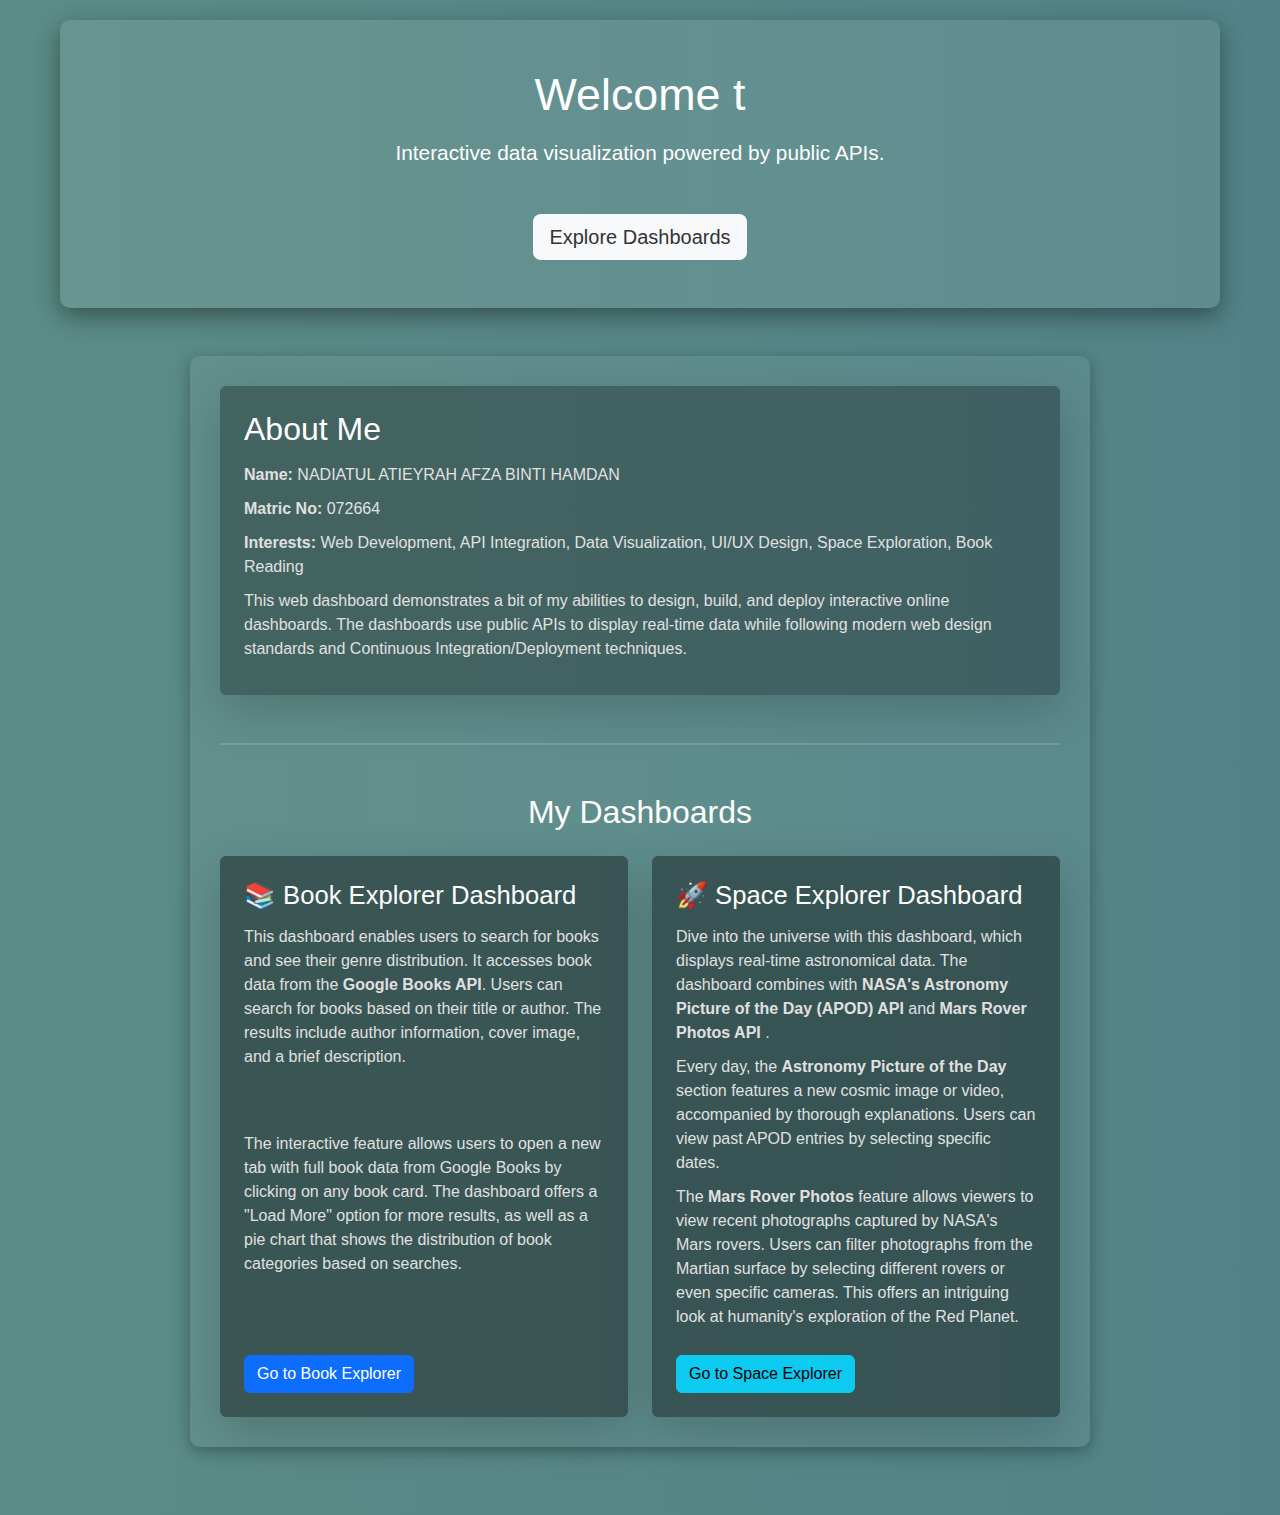
<file: index.html>
<!DOCTYPE html>
<html lang="en">
<head>
    <meta charset="UTF-8" />
    <meta name="viewport" content="width=device-width, initial-scale=1.0"/>
    <title>Nadiatul Hamdan's Web Dashboard</title>
    <link href="https://cdn.jsdelivr.net/npm/bootstrap@5.3.0/dist/css/bootstrap.min.css" rel="stylesheet"/>
    <link rel="stylesheet" href="style.css" />
</head>
<body>
    <div class="main-content-wrapper">
        <header class="hero-section text-center py-5 mb-5">
            <h1 id="welcome-text"></h1> 
            <p class="lead">Interactive data visualization powered by public APIs.</p>
            <a href="#dashboards-section" class="btn btn-light btn-lg mt-3">Explore Dashboards</a>
        </header>

        <div class="container my-5">
            <section class="about-me mb-5 p-4 rounded shadow-lg text-start">
                <h2>About Me</h2>
                <p><strong>Name:</strong> NADIATUL ATIEYRAH AFZA BINTI HAMDAN</p>
                <p><strong>Matric No:</strong> 072664 </p>
                <p><strong>Interests:</strong> Web Development, API Integration, Data Visualization, UI/UX Design, Space Exploration, Book Reading</p>
                <p>
                    This web dashboard demonstrates a bit of my abilities to design, build, and deploy interactive online dashboards.
                    The dashboards use public APIs to display real-time data
                    while following modern web design standards and Continuous Integration/Deployment techniques.
                </p>
            </section>

            <hr class="my-5 custom-hr">

            <section id="dashboards-section" class="dashboards-overview">
                <h2 class="text-center mb-4">My Dashboards</h2>

                <div class="row g-4">
                    <div class="col-md-6">
                        <div class="dashboard-card p-4 rounded shadow-lg h-100">
                            <h3>📚 Book Explorer Dashboard </h3>
                            <p>
                                This dashboard enables users to search for books and see their genre distribution.
                                It accesses book data from the <strong>Google Books API</strong>. Users can search for books based on
                                their title or author. The results include author information, cover image, and a brief description.
                            </p>
                            <p>
                                The interactive feature allows users to open a new tab with full book data from Google Books by clicking on any book card.
                                The dashboard offers a "Load More" option for more results, as well as a pie chart that
                                shows the distribution of book categories based on searches.
                            </p>
                            <a href="dashboard1.html" class="btn btn-primary mt-3">Go to Book Explorer</a>
                        </div>
                    </div>

                    <div class="col-md-6">
                        <div class="dashboard-card p-4 rounded shadow-lg h-100">
                            <h3>🚀 Space Explorer Dashboard</h3>
                            <p>
                                Dive into the universe with this dashboard, which displays real-time astronomical data.
                                The dashboard combines with <strong> NASA's Astronomy Picture of the Day (APOD) API </strong> and <strong> Mars Rover Photos API </strong>.
                            </p>
                            <p>
                                Every day, the <strong> Astronomy Picture of the Day </strong> section features a new cosmic image or video, accompanied by thorough explanations.
                                Users can view past APOD entries by selecting specific dates.
                            </p>
                            <p>
                                The <strong> Mars Rover Photos </strong> feature allows viewers to view recent photographs captured by NASA's Mars rovers.
                                Users can filter photographs from the Martian surface by selecting different rovers or even specific cameras.
                                This offers an intriguing look at humanity's exploration of the Red Planet.
                            </p>
                            <a href="dashboard2.html" class="btn btn-info mt-3">Go to Space Explorer</a>
                        </div>
                    </div>
                </div>
            </section>
        </div>
    </div>
    <script src="https://cdn.jsdelivr.net/npm/bootstrap@5.3.0/dist/js/bootstrap.bundle.min.js"></script>
    <script>
        document.addEventListener('DOMContentLoaded', function() {
            const welcomeTextElement = document.getElementById('welcome-text');
            const text = "Welcome to My Web Dashboard";
            let i = 0;
            const speed = 75; // milliseconds per character (adjust for faster/slower)

            function typeWriter() {
                if (i < text.length) {
                    welcomeTextElement.innerHTML += text.charAt(i);
                    i++;
                    setTimeout(typeWriter, speed);
                }
            }
            typeWriter();
        });
    </script>
</body>
</html>
</file>
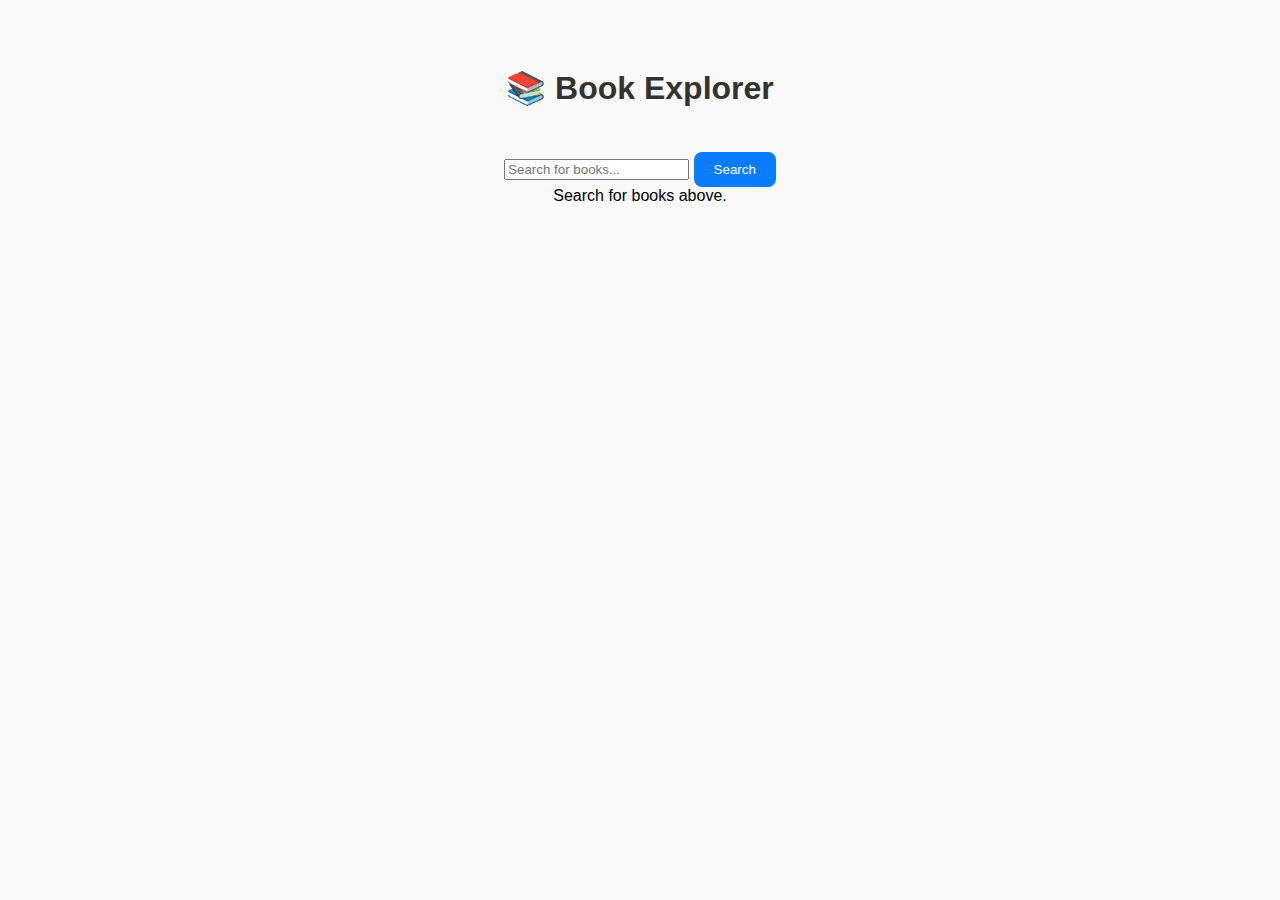
<file: dashboard1.html>
<!DOCTYPE html>
<html lang="en">
<head>
  <meta charset="UTF-8" />
  <meta name="viewport" content="width=device-width, initial-scale=1" />
  <title>Book Explorer</title>
  <link rel="stylesheet" href="stylee.css" />
</head>
<body>
  <h1>📚 Book Explorer</h1>

  <input type="text" id="searchTerm" placeholder="Search for books..." />
  <button onclick="searchBooks()">Search</button>

  <div id="books-container">Search for books above.</div>

  <script src="scripts/books.js"></script>
</body>
</html>
</file>
<file: style.css>
@keyframes gradientAnimation {
    0% { background-position: 0% 50%; }
    50% { background-position: 100% 50%; }
    100% { background-position: 0% 50%; }
}

body {
  font-family: Arial, sans-serif;
  margin: 0;
  padding: 0;
  background: linear-gradient(270deg, #1C3F5C, #3F6F8E, #5B8C85); /* Deep ocean, muted teal, forest green */
  background-size: 600% 600%;
  animation: gradientAnimation 15s ease infinite;
  min-height: 100vh;
  color: #E0E0E0;
  text-align: center;
  display: flex;
  flex-direction: column;
  justify-content: flex-start;
  align-items: center;
}

h1 {
  text-align: center;
  margin-bottom: 20px;
  color: #FFFFFF;
}

input[type="text"] {
  padding: 8px;
  width: 300px;
  border-radius: 5px;
  border: 1px solid #ccc;
  margin-right: 10px;
  background-color: #f0f0f0;
  color: #333;
}

button {
  padding: 8px 15px;
  background-color: #0077cc;
  color: white;
  border: none;
  border-radius: 5px;
  cursor: pointer;
}

button:hover {
  background-color: #005fa3;
}

.top-container-padding {
  padding-top: 15px !important;
}

.apod-title {
  text-align: center;
  margin-bottom: 10px;
  color: #333;
}

#mars-photos-section h2 {
  text-align: center;
  margin-bottom: 10px;
  color: #333;
}

.apod-dynamic-title,
.mars-dynamic-title {
  text-align: center;
  margin-top: 15px;
  margin-bottom: 10px;
  color: #333;
}

#container {
  display: flex;
  justify-content: space-between;
  flex-wrap: wrap;
  gap: 20px;
  padding: 0 20px;
  box-sizing: border-box;
  width: 100%;
  max-width: 1400px;
  margin-left: auto;
  margin-right: auto;
}

#apod-section,
#mars-photos-section {
  flex: 1 1 48%;
  background-color: rgba(255, 255, 255, 0.98);
  border: 1px solid #e0e0e0;
  border-radius: 10px;
  padding: 15px;
  box-shadow: 0 4px 12px rgba(0, 0, 0, 0.1);
  box-sizing: border-box;
  min-width: 300px;
  display: flex;
  flex-direction: column;
  max-height: none;
  overflow-y: visible;
}

#apod img,
#apod iframe {
  max-height: 350px;
  width: auto;
  object-fit: contain;
  display: block;
  margin: 0 auto;
  border-radius: 8px;
}

#apod p {
  max-height: 150px;
  overflow-y: auto;
  margin-top: 15px;
  padding-right: 5px;
  color: #333;
}

img {
  max-width: 100%;
  border-radius: 8px;
}

#mars-images-wrapper {
  display: flex;
  flex-wrap: wrap;
  justify-content: center;
  gap: 15px;
  max-height: 250px;
  overflow-y: auto;
  margin-bottom: 15px;
  flex-shrink: 0;
}

#mars-images-wrapper > div {
  width: 150px;
  min-width: 150px;
  max-width: 200px;
  text-align: center;
  flex-shrink: 0;
  flex-grow: 0;
}

#mars-images-wrapper img {
  width: 150px;
  height: auto;
  display: block;
  border-radius: 8px;
}

#apod-controls,
#mars-controls {
  margin-bottom: 10px;
}

label {
  margin-right: 8px;
  font-weight: bold;
  color: #333;
}

/* Updated chart styles */
canvas {
  margin-top: 10px; /* Reduced margin-top slightly */
  width: 90%; /* Increased width to take more space, from 80% */
  height: 350px; /* Adjusted height for a more balanced look, from 400px */
  min-height: 200px;
  flex-shrink: 0;
  display: block;
  margin-left: auto;
  margin-right: auto;
}

body > button {
  margin-top: 10px;
}

#books-container {
  margin-top: 30px;
  padding: 15px;
  background-color: rgba(255, 255, 255, 0.98);
  color: #333;
  border-radius: 8px;
  min-height: 100px;
  text-align: left;
  box-shadow: 0 4px 12px rgba(0, 0, 0, 0.1);
  max-width: 1400px;
  margin-left: auto;
  margin-right: auto;
  
  display: flex;
  flex-wrap: wrap;
  justify-content: center;
  align-items: flex-start;
  gap: 20px;
}

#books-container p {
    width: 100%;
    text-align: center;
    color: #555;
}

.book-list {
  display: flex;
  flex-wrap: wrap;
  gap: 20px;
  justify-content: center;
  width: 100%;
}

.book-item {
  background-color: #ffffff;
  border: 1px solid #eee;
  border-radius: 8px;
  padding: 15px;
  width: calc(33.333% - 20px);
  max-width: 380px;
  text-align: center;
  box-shadow: 0 2px 8px rgba(0, 0, 0, 0.08);
  display: flex;
  flex-direction: column;
  justify-content: space-between;
  box-sizing: border-box;

  cursor: pointer;
  transition: transform 0.2s ease-in-out, box-shadow 0.2s ease-in-out;
}

.book-item:hover {
    transform: translateY(-5px);
    box-shadow: 0 6px 18px rgba(0, 0, 0, 0.2);
}

.book-item h3 {
  font-size: 1.1em;
  margin-top: 0;
  margin-bottom: 5px;
  color: #333;
  min-height: 40px;
  overflow: hidden;
  text-overflow: ellipsis;
  display: -webkit-box;
  -webkit-line-clamp: 2;
  -webkit-box-orient: vertical;
}

.book-item p.book-description {
  font-size: 0.9em;
  color: #666;
  margin-bottom: 5px;
  flex-grow: 1;
  overflow: hidden;
  text-overflow: ellipsis;
  display: -webkit-box;
  -webkit-line-clamp: 6;
  -webkit-box-orient: vertical;
}

.book-item img {
  max-width: 100%;
  height: auto;
  border-radius: 4px;
  margin-bottom: 10px;
  display: block;
  margin-left: auto;
  margin-right: auto;
  max-height: 190px;
  object-fit: contain;
  flex-shrink: 0;
}

#chart-section {
  background-color: rgba(255, 255, 255, 0.98);
  border: 1px solid #e0e0e0;
  border-radius: 10px;
  padding: 15px;
  box-shadow: 0 4px 12px rgba(0, 0, 0, 0.1);
  margin-top: 30px;
  text-align: left;
  max-width: 1400px; /* This sets the max-width for the entire chart section */
  margin-left: auto;
  margin-right: auto;
}

#chart-section h2 {
  color: #333;
  text-align: center;
  margin-bottom: 15px;
}

.chart-container {
  position: relative;
  /* Removed fixed height from here, letting canvas control it */
  width: 100%; /* Ensure container takes full width of its parent */
  display: flex; /* Use flexbox to potentially center content if needed */
  justify-content: center; /* Center the canvas horizontally */
  align-items: center; /* Center the canvas vertically */
}

.main-content-wrapper {
    width: 100%;
    max-width: 1200px;
    padding: 20px;
    box-sizing: border-box;
}

.hero-section {
    background-color: rgba(255, 255, 255, 0.08);
    border-radius: 10px;
    padding: 60px 30px;
    margin-bottom: 50px;
    box-shadow: 0 8px 25px rgba(0, 0, 0, 0.4);
    color: #FFFFFF;
}

.hero-section h1 {
    font-size: 2.8em;
    margin-bottom: 15px;
    color: #FFFFFF;
}

.hero-section .lead {
    font-size: 1.3em;
    margin-bottom: 30px;
}

.hero-section .btn-light {
    background-color: #f8f9fa;
    color: #333;
    border: none;
    transition: all 0.3s ease;
    animation: pulse 2s infinite ease-in-out; /* Added pulsating animation */
}

.hero-section .btn-light:hover {
    background-color: #e2e6ea;
    transform: translateY(-2px);
    box-shadow: 0 4px 10px rgba(0, 0, 0, 0.2);
}

.container.my-5 {
    background-color: rgba(255, 255, 255, 0.05);
    padding: 30px;
    border-radius: 10px;
    box-shadow: 0 4px 15px rgba(0, 0, 0, 0.3);
    max-width: 900px;
    width: 100%;
    margin-left: auto;
    margin-right: auto;
}

.about-me {
    background-color: rgba(0, 0, 0, 0.3);
    padding: 25px;
    border-radius: 8px;
    box-shadow: 0 2px 10px rgba(0, 0, 0, 0.2);
}

.about-me h2 {
    color: #FFFFFF;
    margin-bottom: 15px;
}

.about-me p {
    color: #E0E0E0;
    margin-bottom: 10px;
}

.custom-hr {
    border-color: rgba(255, 255, 255, 0.2) !important;
    border-width: 2px !important;
    opacity: 0.7;
}

.dashboards-overview h2 {
    color: #FFFFFF;
    margin-bottom: 30px;
}

.dashboard-card {
    background-color: rgba(0, 0, 0, 0.4);
    padding: 25px;
    border-radius: 10px;
    box-shadow: 0 4px 15px rgba(0, 0, 0, 0.3);
    text-align: left;
    transition: transform 0.3s ease, box-shadow 0.3s ease;
    display: flex;
    flex-direction: column;
    justify-content: space-between;
}

.dashboard-card:hover {
    transform: translateY(-10px) scale(1.02); /* Lifts higher and slightly scales up */
    box-shadow: 0 15px 40px rgba(0, 0, 0, 0.6), 0 0 20px rgba(255, 255, 255, 0.3); /* Stronger shadow + subtle white glow */
}

.dashboard-card h3 {
    color: #FFFFFF;
    margin-top: 0;
    margin-bottom: 15px;
    font-size: 1.6em;
}

.dashboard-card p {
    color: #E0E0E0;
    margin-bottom: 10px;
    flex-grow: 1;
}

.dashboard-card .btn {
    align-self: flex-start;
    margin-top: 20px;
}

@keyframes pulse {
    0% {
        transform: scale(1);
        box-shadow: 0 0 0 0 rgba(255, 255, 255, 0.7);
    }
    70% {
        transform: scale(1.05);
        box-shadow: 0 0 0 20px rgba(255, 255, 255, 0);
    }
    100% {
        transform: scale(1);
        box-shadow: 0 0 0 0 rgba(255, 255, 255, 0);
    }
}

@media (max-width: 1200px) {
    .book-item {
        width: calc(33.333% - 20px);
        max-width: none;
    }
}

@media (max-width: 960px) {
  .book-item {
    width: calc(50% - 20px);
  }
}

@media (max-width: 767.98px) {
  body {
    padding: 10px;
  }
  
  body > input[type="text"] {
    width: calc(100% - 20px);
    margin-right: 0;
    margin-bottom: 10px;
  }

  body > button {
    width: calc(100% - 20px);
    margin-bottom: 10px;
    margin-top: 0;
  }

  #container {
    flex-direction: column;
    gap: 15px;
    padding: 0 10px;
  }

  #apod-section,
  #mars-photos-section,
  #books-container,
  #chart-section {
    max-width: 100%;
    margin-left: 0;
    margin-right: 0;
    padding: 10px;
    overflow-y: visible;
    max-height: none;
  }

  #apod img,
  #apod iframe {
    max-height: 300px;
  }

  #apod p {
    max-height: none;
    overflow-y: visible;
  }

  #mars-images-wrapper {
    max-height: none;
    overflow-y: visible;
  }

  #mars-images-wrapper > div {
    width: 45%;
    max-width: 250px;
  }

  .book-item {
    width: calc(100% - 20px);
    max-width: 300px;
    padding: 10px;
  }

  .book-item h3 {
    font-size: 1em;
    min-height: 35px;
  }

  .book-item p.book-description {
    font-size: 0.8em;
    -webkit-line-clamp: 5;
  }

  .book-item img {
    max-height: 150px;
  }
}
</file>
<file: stylee.css>
body {
  font-family: 'Segoe UI', sans-serif;
  background: #f9f9f9;
  text-align: center;
  padding: 40px;
}

h1 {
  color: #333;
  margin-bottom: 30px;
}

.container {
  display: flex;
  justify-content: space-around;
  flex-wrap: wrap;
}

.section {
  background: #fff;
  border-radius: 12px;
  padding: 20px;
  box-shadow: 0 0 10px rgba(0,0,0,0.1);
  margin: 10px;
  width: 300px;
}

.section img {
  max-width: 100%;
  height: auto;
  border-radius: 8px;
}

button {
  margin-top: 15px;
  padding: 10px 20px;
  background-color: #0a7cff;
  color: white;
  border: none;
  border-radius: 8px;
  cursor: pointer;
}

button:hover {
  background-color: #055ec0;
}

.quote-box {
  max-width: 600px;
  margin: auto;
  padding: 20px;
  background: #fff;
  border-radius: 12px;
  box-shadow: 0 0 10px rgba(0,0,0,0.1);
}

#quoteText {
  font-size: 1.5em;
  font-style: italic;
  margin-bottom: 15px;
}

#quoteAuthor {
  font-weight: bold;
  color: #555;
}
</file>
